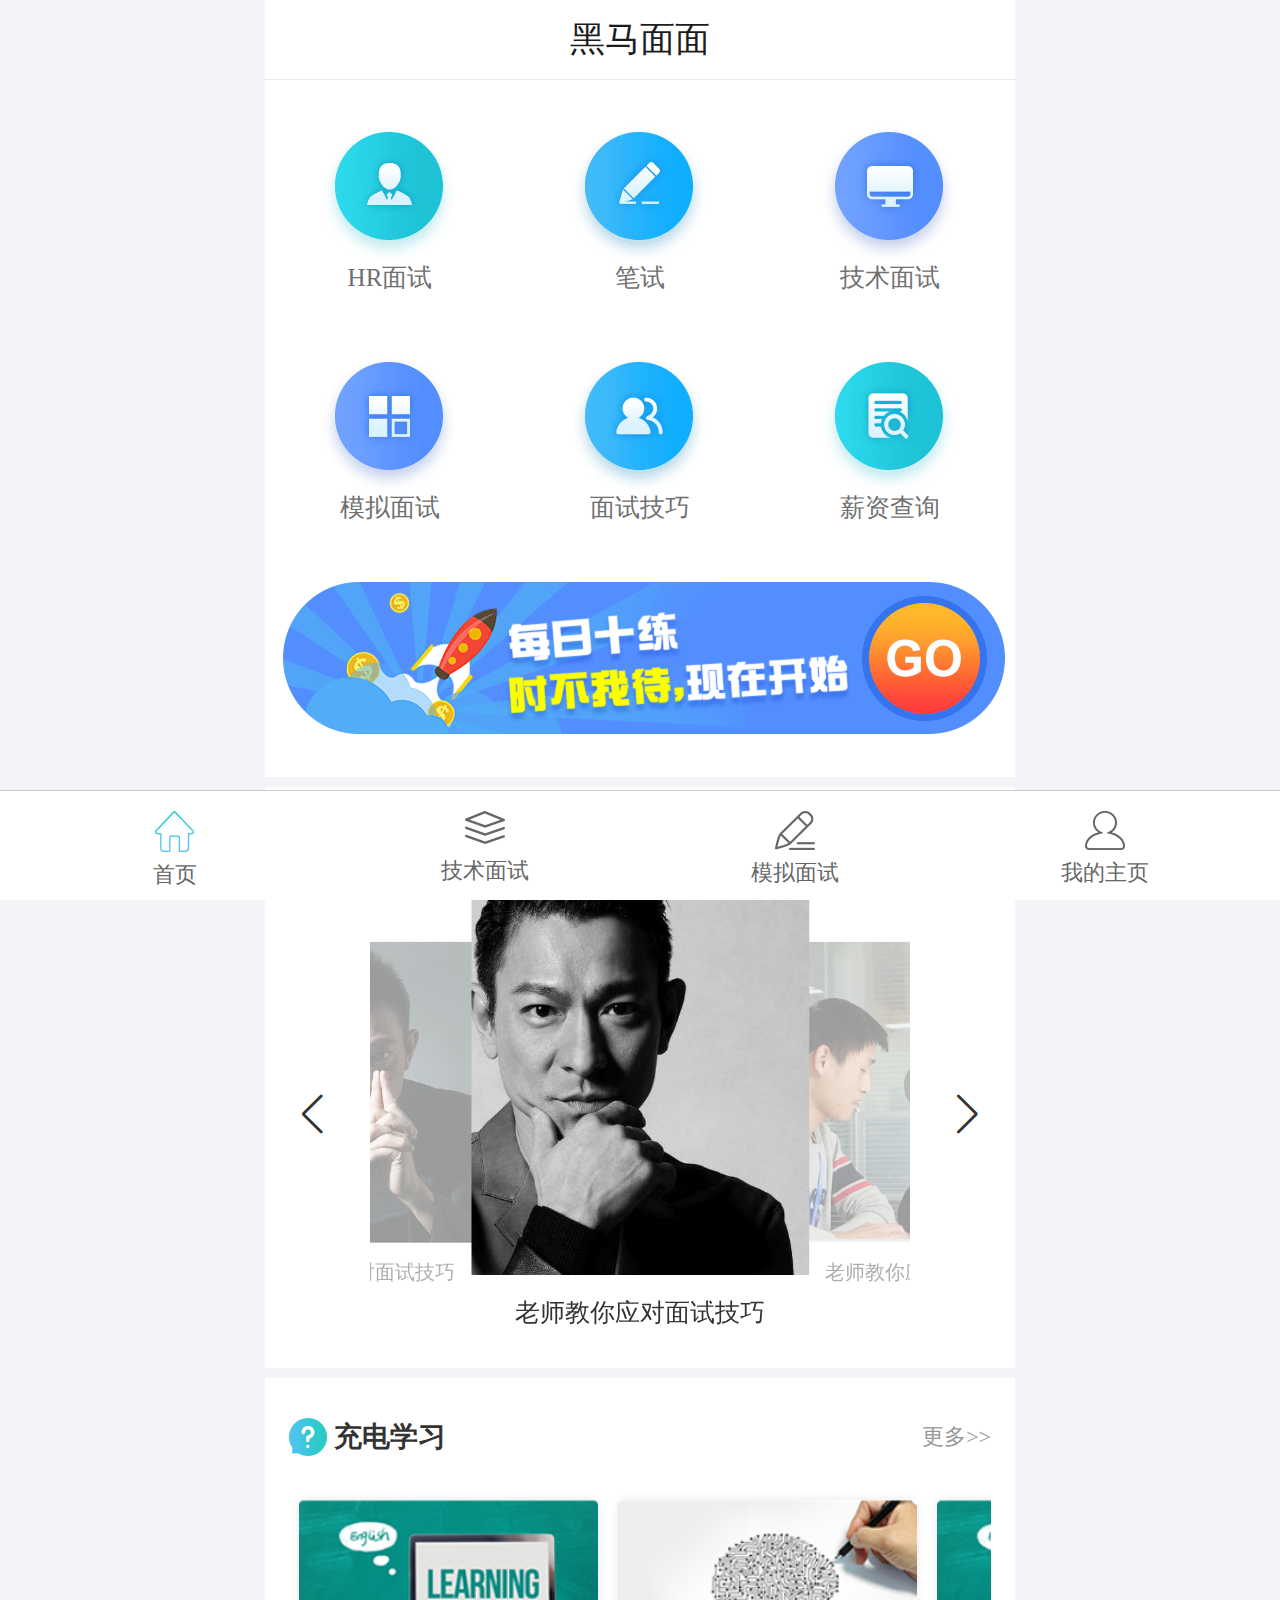
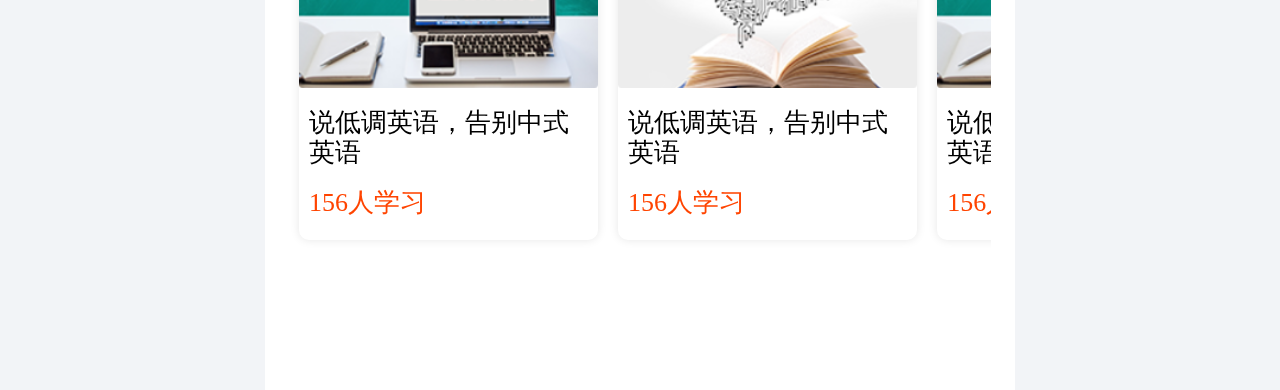
<file: heimamm/index.html>
<!DOCTYPE html>
<html lang="en">

<head>
    <meta charset="UTF-8">
    <meta http-equiv="X-UA-Compatible" content="IE=edge">
    <meta name="viewport" content="width=device-width, initial-scale=1.0">
    <title>黑马面面</title>
    <link rel="stylesheet" href="css/normalize.css">
    <!-- 先引入css文件 放到自己css文件的上面 -->
    <link rel="stylesheet" href="css/swiper.min.css">
    <link rel="stylesheet" href="css/index.css">
</head>

<body>
    <section class="warp">
        <!-- 头部区域 -->
        <header class="header">黑马面面</header>
        <!-- 导航栏部分 -->
        <nav class="nav">
            <a href="#" class="item">
                <img src="icons/icon1.png" alt="">
                <span>HR面试</span>
            </a>
            <a href="#" class="item">
                <img src="icons/icon2.png" alt="">
                <span>笔试</span>
            </a>
            <a href="#" class="item">
                <img src="icons/icon3.png" alt="">
                <span>技术面试</span>
            </a>
            <a href="#" class="item">
                <img src="icons/icon4.png" alt="">
                <span>模拟面试</span>
            </a>
            <a href="#" class="item">
                <img src="icons/icon5.png" alt="">
                <span>面试技巧</span>
            </a>
            <a href="#" class="item">
                <img src="icons/icon6.png" alt="">
                <span>薪资查询</span>
            </a>
        </nav>
        <!-- go模块 -->
        <section class="go">
            <img src="images/go.png" alt="">
        </section>
    </section>
    <!-- 就业指导模块 -->
    <section class="content">
        <!-- 头部 -->
        <div class="con-hd">
            <h4>
                <span class="icon"><img src="icons/i2.png" alt=""></span>
                就业指导
            </h4>
            <a href="#" class="more">更多>></a>
        </div>
        <!-- 旋转木马轮播图模块 -->
        <div class="get_job_focus">
            <!-- Swiper -->
            <div class="swiper-container">
                <div class="swiper-wrapper">
                    <div class="swiper-slide">
                        <a href="#"><img src="./images/ldh.jpg" alt=""></a>
                        <p>老师教你应对面试技巧</p>
                    </div>
                    <div class="swiper-slide">
                        <a href="#"><img src="./images/pic.png" alt=""></a>
                        <p>老师教你应对面试技巧</p>
                    </div>
                    <div class="swiper-slide">
                        <a href="#"><img src="./images/3.jpg" alt=""></a>
                        <p>老师教你应对面试技巧</p>
                    </div>
                </div>

            </div>
            <!-- Add Arrows 根据需求这个代码放到 container外面 添加左右箭头 -->
            <div class="swiper-button-next"></div>
            <div class="swiper-button-prev"></div>
        </div>
    </section>
    <!-- 充电学习模块 -->
    <section class="content study_con">
        <!-- 头部 -->
        <div class="con-hd">
            <h4>
                <span class="icon"><img src="icons/i2.png" alt=""></span>
                充电学习
            </h4>
            <a href="#" class="more">更多>></a>
        </div>
        <!-- 学习模块轮播图模块 -->
        <div class="study">
            <!-- Swiper -->
            <div class="swiper mySwiper">
                <div class="swiper-wrapper">
                    <div class="swiper-slide">
                        <img src="./images/pic1.png" alt="">
                        <h5>说低调英语，告别中式英语</h5>
                        <p>156人学习</p>
                    </div>
                    <div class="swiper-slide">
                        <img src="./images/pic2.png" alt="">
                        <h5>说低调英语，告别中式英语</h5>
                        <p>156人学习</p>
                    </div>
                    <div class="swiper-slide">
                        <img src="./images/pic1.png" alt="">
                        <h5>说低调英语，告别中式英语</h5>
                        <p>156人学习</p>
                    </div>
                    <div class="swiper-slide">
                        <img src="./images/pic1.png" alt="">
                        <h5>说低调英语，告别中式英语</h5>
                        <p>156人学习</p>
                    </div>
                </div>
                <div class="swiper-pagination"></div>
            </div>
        </div>
    </section>
    <footer class="footer">
        <a href="#" class="item">
            <img src="./icons/home.png" class="icon1" alt="">
            <span>首页</span>
        </a>
        <a href="#" class="item">
            <img src="./icons/net.png" class="icon2" alt="">
            <span>技术面试</span>
        </a>
        <a href="#" class="item">
            <img src="./icons/ms.png" class="icon3" alt="">
            <span>模拟面试</span>
        </a>
        <a href="#" class="item">
            <img src="./icons/user.png" class="icon4" alt="">
            <span>我的主页</span>
        </a>
    </footer>
    <script src="js/flexible.js"></script>
    <!-- 比如引入js文件 -->
    <script src="js/swiper.min.js"></script>
    <script>
        // 第一个函数里面是 就业指导轮播图
        (function () {
            var swiper = new Swiper('.swiper-container', {
                // 能够显示的 slider的个数
                slidesPerView: 2,
                // 每一个slide之间的距离
                spaceBetween: 30,
                centeredSlides: true,
                loop: true,
                // 添加我们的左右箭头
                navigation: {
                    nextEl: ".swiper-button-next",
                    prevEl: ".swiper-button-prev",
                },
            });
        })();
        // 第二个函数轮播图
        (function () {
            var swiper = new Swiper(".mySwiper", {
                // 我们可以可以看看到的是 2个半
                slidesPerView: 2.2,
                // 每一个slide之间的距离
                spaceBetween: 20,
            });
        }());
    </script>
</body>

</html>
</file>
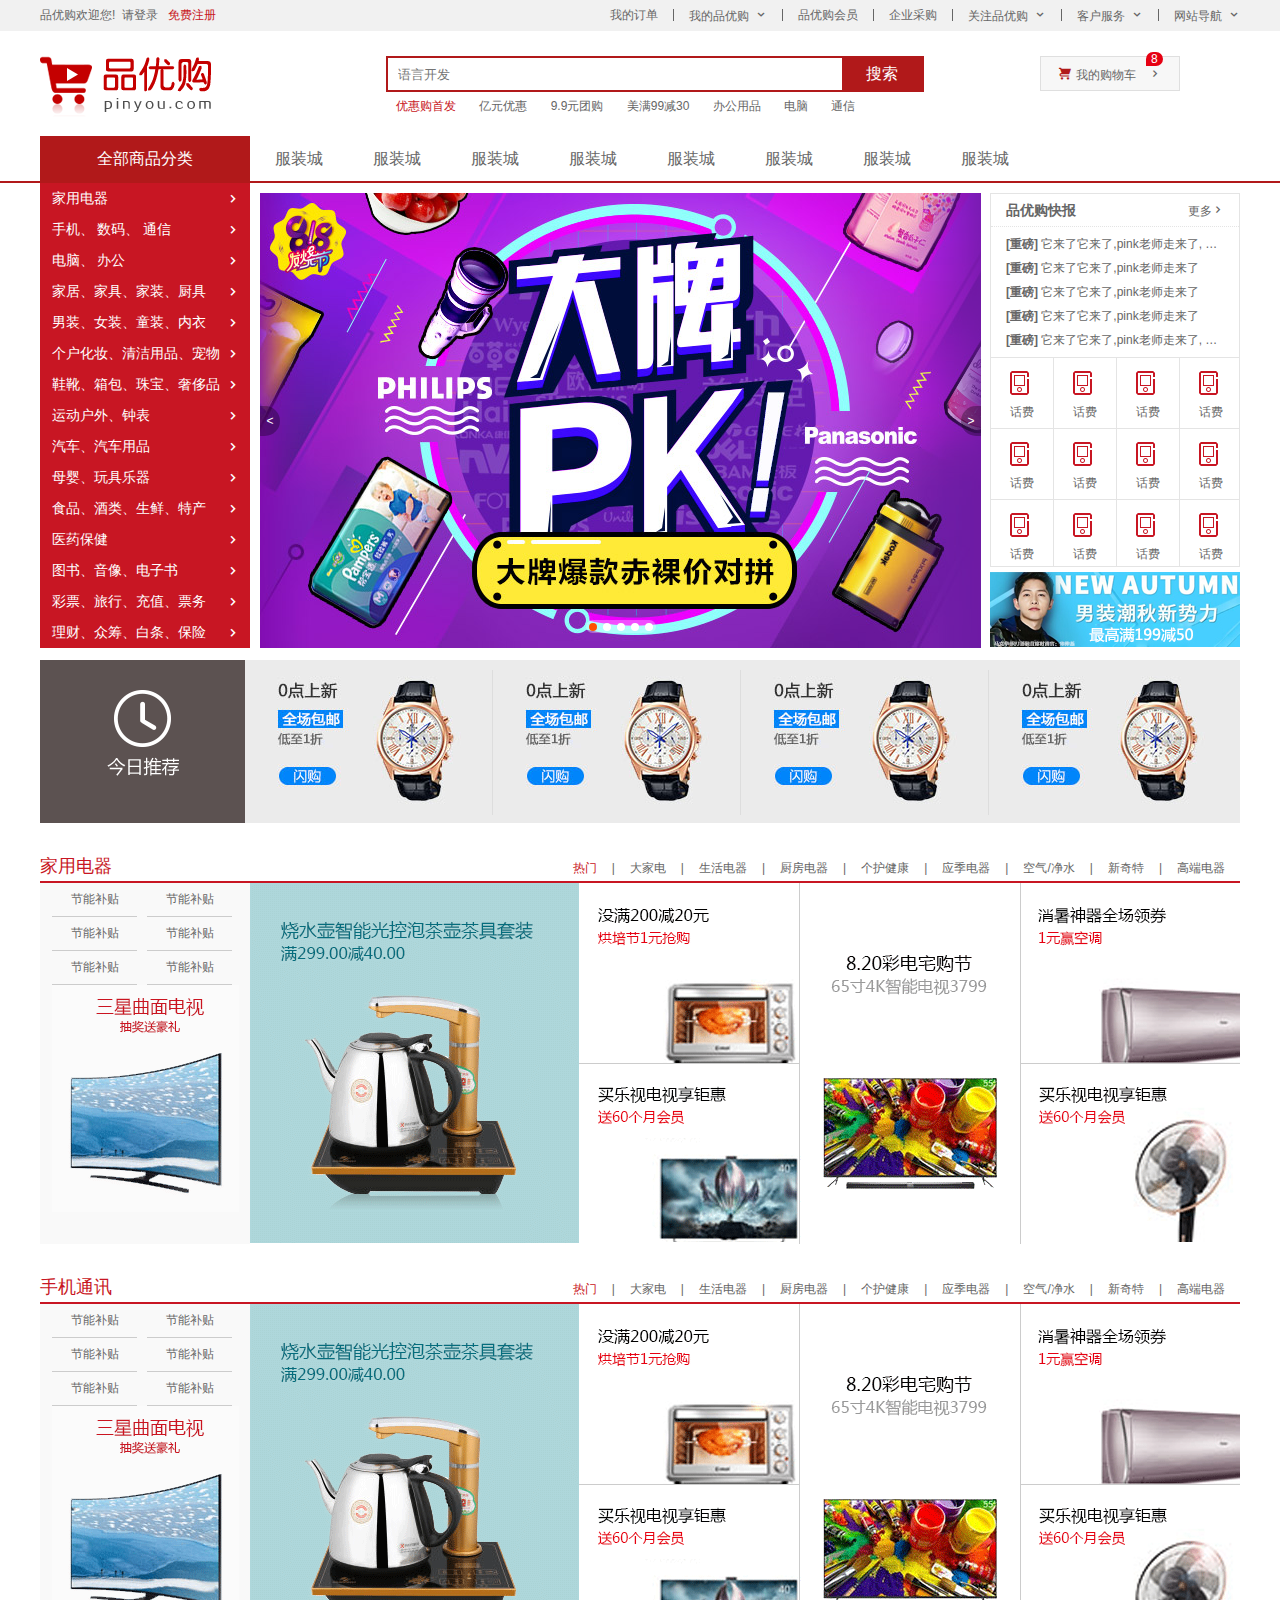
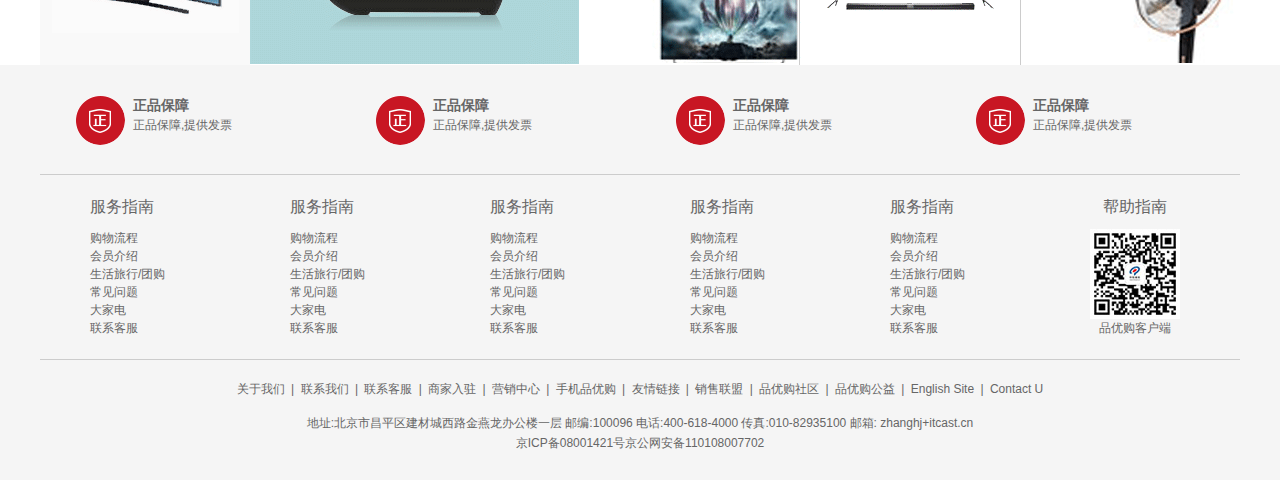
<file: 品优购/index.html>
<!DOCTYPE html>
<html lang="ch-CN">

<head>
    <meta charset="UTF-8">
    <meta http-equiv="X-UA-Compatible" content="IE=edge">
    <meta name="viewport" content="width=device-width, initial-scale=1.0">
    <title>品优购商城-综合网购首选-正品低价、品质保障、配送及时、轻松购物!</title>
    <!-- 网站说明 -->
    <meta name="description"
        content="品优购商城-专业的综合网上购物商城,销售家电、数码通讯、电脑、家居百货、服装服饰、母婴、图书、食品等数万个品牌优质商品.便捷、诚信的服务,为您提供愉悦的网上购物体验!" />
    <!-- 关键字 -->
    <meta name="keywords" content="网上购物,网上商城,手机,笔记本,电脑,MP3,CD,VCD,DV,相机,数码,配件,手表,存储卡,京东" />

    <!-- 引入favicon图标 -->
    <link rel="shortcut icon" href="favicon.ico" />
    <!-- 引入我们初始化样式文件 -->
    <link rel="stylesheet" href="css/base.css">
    <!-- 引入我们公共的样式文件 -->
    <link rel="stylesheet" href="css/commom.css">
    <!-- 引入我们index.css 文件 -->
    <link rel="stylesheet" href="css/index.css">
</head>

<body>
    <!-- 快捷导航模块 start -->
    <section class="shortcut">
        <div class="w">
            <div class="fl">
                <ul>
                    <li>品优购欢迎您! &nbsp;</li>
                    <li>
                        <a href="#">请登录</a> &nbsp; <a href="register.html" class="style_red">免费注册</a>
                    </li>
                </ul>
            </div>
            <div class="fr">
                <ul>
                    <li>我的订单</li>
                    <li></li>
                    <li class="arrow-icon">我的品优购</li>
                    <li></li>
                    <li>品优购会员</li>
                    <li></li>
                    <li>企业采购</li>
                    <li></li>
                    <li class="arrow-icon">关注品优购</li>
                    <li></li>
                    <li class="arrow-icon">客户服务</li>
                    <li></li>
                    <li class="arrow-icon">网站导航</li>
                </ul>
            </div>
        </div>
    </section>
    <!-- 快捷导航模块 end -->
    <!-- header头部模块制作 start -->
    <header class="header w">
        <!-- logo模块 -->
        <div class="logo">
            <h1>
                <a href="index.html" title="品优购商城">品优购商城</a>
            </h1>
        </div>
        <!-- search搜索模块 -->
        <div class="search">
            <input type="search" name="" id="" placeholder="语言开发">
            <button>搜索</button>
        </div>
        <!-- hotwords模块制作 -->
        <div class="hotwords">
            <a href="#" class="style_red">优惠购首发</a>
            <a href="#">亿元优惠</a>
            <a href="#">9.9元团购</a>
            <a href="#">美满99减30</a>
            <a href="#">办公用品</a>
            <a href="#">电脑</a>
            <a href="#">通信</a>
        </div>
        <!-- 购物车模块 -->
        <div class="shopcar">我的购物车
            <i class="count">8</i>
        </div>
    </header>
    <!-- header头部模块制作 end -->
    <!-- nav模块制作 start -->
    <nav class="nav">
        <div class="w">
            <div class="dropdown">
                <div class="dt">全部商品分类</div>
                <div class="dd">
                    <ul>
                        <li><a href="#">家用电器</a> </li>
                        <li><a href="list.html">手机、</a> <a href="#">数码、</a> <a href="#">通信<a></li>
                        <li><a href="#">电脑、</a> <a href="#">办公</a></li>
                        <li><a href="#">家居、家具、家装、厨具</a> </li>
                        <li><a href="#">男装、女装、童装、内衣</a> </li>
                        <li><a href="#">个户化妆、清洁用品、宠物</a> </li>
                        <li><a href="#">鞋靴、箱包、珠宝、奢侈品</a> </li>
                        <li><a href="#">运动户外、钟表</a> </li>
                        <li><a href="#">汽车、汽车用品</a> </li>
                        <li><a href="#">母婴、玩具乐器</a> </li>
                        <li><a href="#">食品、酒类、生鲜、特产</a> </li>
                        <li><a href="#">医药保健</a> </li>
                        <li><a href="#">图书、音像、电子书</a> </li>
                        <li><a href="#">彩票、旅行、充值、票务</a> </li>
                        <li><a href="#">理财、众筹、白条、保险</a> </li>
                    </ul>
                </div>
            </div>
            <div class="navitems">
                <ul>
                    <li><a href="#">服装城</a></li>
                    <li><a href="#">服装城</a></li>
                    <li><a href="#">服装城</a></li>
                    <li><a href="#">服装城</a></li>
                    <li><a href="#">服装城</a></li>
                    <li><a href="#">服装城</a></li>
                    <li><a href="#">服装城</a></li>
                    <li><a href="#">服装城</a></li>
                </ul>
            </div>
        </div>
    </nav>
    <!-- nav模块制作 end -->
    <!-- 首页专有的模块 main  start -->
    <div class="w">
        <div class="main">
            <div class="focus">
                <ul>
                    <li>
                        <img src="upload/focus1.png" alt="">
                    </li>
                </ul>
                <!-- 左侧按钮箭头 -->
                <a href="#" class="prev"> &lt; </a>
                <!-- 右侧按钮箭头 -->
                <a href="#" class="next"> &gt; </a>
                <!-- 小圆点 -->
                <ul class="focus-nav">
                    <li class="selected"></li>
                    <li></li>
                    <li></li>
                    <li></li>
                    <li></li>
                </ul>
            </div>
            <div class="newsflash">
                <div class="news">
                    <div class="news-hd">
                        <h5>品优购快报</h5>
                        <a href="#" class="more">更多</a>
                    </div>
                    <div class="news-bd">
                        <ul>
                            <li><a href="#"><strong>[重磅]</strong> 它来了它来了,pink老师走来了, 它是谁?</a></li>
                            <li><a href="#"><strong>[重磅]</strong> 它来了它来了,pink老师走来了</a></li>
                            <li><a href="#"><strong>[重磅]</strong> 它来了它来了,pink老师走来了</a></li>
                            <li><a href="#"><strong>[重磅]</strong> 它来了它来了,pink老师走来了</a></li>
                            <li><a href="#"><strong>[重磅]</strong> 它来了它来了,pink老师走来了, 它是谁?</a></li>
                        </ul>
                    </div>
                </div>
                <div class="lifeservice">
                    <ul>
                        <li>
                            <i></i>
                            <p>话费</p>
                        </li>
                        <li class="xiaotubiao">
                            <i></i>
                            <p>话费</p>
                        </li>
                        <li>
                            <i></i>
                            <p>话费</p>
                        </li>
                        <li>
                            <i></i>
                            <p>话费</p>
                        </li>
                        <li>
                            <i></i>
                            <p>话费</p>
                        </li>
                        <li>
                            <i></i>
                            <p>话费</p>
                        </li>
                        <li>
                            <i></i>
                            <p>话费</p>
                        </li>
                        <li>
                            <i></i>
                            <p>话费</p>
                        </li>
                        <li>
                            <i></i>
                            <p>话费</p>
                        </li>
                        <li>
                            <i></i>
                            <p>话费</p>
                        </li>
                        <li>
                            <i></i>
                            <p>话费</p>
                        </li>
                        <li>
                            <i></i>
                            <p>话费</p>
                        </li>
                    </ul>
                </div>
                <div class="bargain">
                    <img src="upload/bargain.png" alt="">
                </div>
            </div>
        </div>
    </div>
    <!-- 首页专有的模块 main  end -->
    <!-- 推荐模块 start-->
    <div class="w recom">
        <div class="recom_hd">
            <img src="images/recom.png" alt="">
        </div>
        <div class="recom_bd">
            <ul>
                <li><img src="upload/recom_03.jpg" alt=""></li>
                <li><img src="upload/recom_03.jpg" alt=""></li>
                <li><img src="upload/recom_03.jpg" alt=""></li>
                <li><img src="upload/recom_03.jpg" alt=""></li>
            </ul>
        </div>
    </div>
    <!-- 推荐模块 end-->
    <!-- 楼层区域制作  start -->
    <div class="floor">
        <!-- 1楼家用电器楼层 -->
        <div class="w jiadian">
            <div class="box_hd">
                <h3>家用电器</h3>
                <div class="tab_list">
                    <ul>
                        <li><a href="#" class="style_red">热门</a>|</li>
                        <li><a href="#">大家电</a>| </li>
                        <li><a href="#">生活电器</a>|</li>
                        <li><a href="#">厨房电器</a>|</li>
                        <li><a href="#">个护健康</a>|</li>
                        <li><a href="#">应季电器</a>|</li>
                        <li><a href="#">空气/净水</a>|</li>
                        <li><a href="#">新奇特</a>|</li>
                        <li><a href="#">高端电器</a></li>
                        
                    </ul>
                </div>
            </div>
            <div class="box_bd">
                <div class="tab_content">
                    <div class="tab_list_item">
                        <div class="col_210">
                            <ul>
                                <li><a href="#">节能补贴</a></li>
                                <li><a href="#">节能补贴</a></li>
                                <li><a href="#">节能补贴</a></li>
                                <li><a href="#">节能补贴</a></li>
                                <li><a href="#">节能补贴</a></li>
                                <li><a href="#">节能补贴</a></li>
                            </ul>
                            <a href="#">
                                <img src="upload/floor-1-1.png" alt="">
                            </a>
                        </div>
                        <div class="col_329">
                            <a href="#">
                                <img src="upload/floor-1-b01.png" alt="">
                            </a>
                        </div>
                        <div class="col_221">
                            <a href="#" class="bb"><img src="upload/floor-1-2.png" alt=""></a>
                            <a href="#"><img src="upload/floor-1-3.png" alt=""></a>
                        </div>
                        <div class="col_221">
                            <a href="#">
                                <img src="upload/floor-1-4.png" alt="">
                            </a>
                        </div>
                        <div class="col_219">
                            <a href="#" class="bb"><img src="upload/floor-1-5.png" alt=""></a>
                            <a href="#"><img src="upload/floor-1-6.png" alt=""></a>
                        </div>
                    </div>
                </div>
            </div>
        </div>
        <!-- 2楼手机楼层 -->
        <div class="w shouji">
            <div class="box_hd">
                <h3>手机通讯</h3>
                <div class="tab_list">
                    <ul>
                        <li><a href="#" class="style_red">热门</a>|</li>
                        <li><a href="#">大家电</a>| </li>
                        <li><a href="#">生活电器</a>|</li>
                        <li><a href="#">厨房电器</a>|</li>
                        <li><a href="#">个护健康</a>|</li>
                        <li><a href="#">应季电器</a>|</li>
                        <li><a href="#">空气/净水</a>|</li>
                        <li><a href="#">新奇特</a>|</li>
                        <li><a href="#">高端电器</a></li>
                        
                    </ul>
                </div>
            </div>
            <div class="box_bd">
                <div class="tab_content">
                    <div class="tab_list_item">
                        <div class="col_210">
                            <ul>
                                <li><a href="#">节能补贴</a></li>
                                <li><a href="#">节能补贴</a></li>
                                <li><a href="#">节能补贴</a></li>
                                <li><a href="#">节能补贴</a></li>
                                <li><a href="#">节能补贴</a></li>
                                <li><a href="#">节能补贴</a></li>
                            </ul>
                            <a href="#">
                                <img src="upload/floor-1-1.png" alt="">
                            </a>
                        </div>
                        <div class="col_329">
                            <a href="#">
                                <img src="upload/floor-1-b01.png" alt="">
                            </a>
                        </div>
                        <div class="col_221">
                            <a href="#" class="bb"><img src="upload/floor-1-2.png" alt=""></a>
                            <a href="#"><img src="upload/floor-1-3.png" alt=""></a>
                        </div>
                        <div class="col_221">
                            <a href="#">
                                <img src="upload/floor-1-4.png" alt="">
                            </a>
                        </div>
                        <div class="col_219">
                            <a href="#" class="bb"><img src="upload/floor-1-5.png" alt=""></a>
                            <a href="#"><img src="upload/floor-1-6.png" alt=""></a>
                        </div>
                    </div>
                </div>
            </div>
        </div>
    </div>
    <!-- 楼层区域制作  end -->
    <!-- 底部模块的制作 start -->
    <footer class="footer">
        <div class="w">
            <div class="mod_service">
                <ul>
                    <li>
                        <h5></h5>
                        <div class="service_text">
                            <h4>正品保障</h4>
                            <p>正品保障,提供发票</p>
                        </div>
                    </li>
                    <li>
                        <h5></h5>
                        <div class="service_text">
                            <h4>正品保障</h4>
                            <p>正品保障,提供发票</p>
                        </div>
                    </li>
                    <li>
                        <h5></h5>
                        <div class="service_text">
                            <h4>正品保障</h4>
                            <p>正品保障,提供发票</p>
                        </div>
                    </li>
                    <li>
                        <h5></h5>
                        <div class="service_text">
                            <h4>正品保障</h4>
                            <p>正品保障,提供发票</p>
                        </div>
                    </li>
                </ul>
            </div>
            <div class="mod_help">
                <dl>
                    <dt>服务指南</dt>
                    <dd><a href="#">购物流程</a></dd>
                    <dd><a href="#">会员介绍</a></dd>
                    <dd><a href="#">生活旅行/团购</a></dd>
                    <dd><a href="#">常见问题</a></dd>
                    <dd><a href="#">大家电</a></dd>
                    <dd><a href="#">联系客服</a></dd>
                </dl>
                <dl>
                    <dt>服务指南</dt>
                    <dd><a href="#">购物流程</a></dd>
                    <dd><a href="#">会员介绍</a></dd>
                    <dd><a href="#">生活旅行/团购</a></dd>
                    <dd><a href="#">常见问题</a></dd>
                    <dd><a href="#">大家电</a></dd>
                    <dd><a href="#">联系客服</a></dd>
                </dl>
                <dl>
                    <dt>服务指南</dt>
                    <dd><a href="#">购物流程</a></dd>
                    <dd><a href="#">会员介绍</a></dd>
                    <dd><a href="#">生活旅行/团购</a></dd>
                    <dd><a href="#">常见问题</a></dd>
                    <dd><a href="#">大家电</a></dd>
                    <dd><a href="#">联系客服</a></dd>
                </dl>
                <dl>
                    <dt>服务指南</dt>
                    <dd><a href="#">购物流程</a></dd>
                    <dd><a href="#">会员介绍</a></dd>
                    <dd><a href="#">生活旅行/团购</a></dd>
                    <dd><a href="#">常见问题</a></dd>
                    <dd><a href="#">大家电</a></dd>
                    <dd><a href="#">联系客服</a></dd>
                </dl>
                <dl>
                    <dt>服务指南</dt>
                    <dd><a href="#">购物流程</a></dd>
                    <dd><a href="#">会员介绍</a></dd>
                    <dd><a href="#">生活旅行/团购</a></dd>
                    <dd><a href="#">常见问题</a></dd>
                    <dd><a href="#">大家电</a></dd>
                    <dd><a href="#">联系客服</a></dd>
                </dl>
                <dl>
                    <dt>帮助指南</dt>
                    <dd>
                        <img src="images/wx_cz.jpg" alt="">
                        品优购客户端
                    </dd>
                </dl>
            </div>
            <div class="mod_copyright">
                <div class="links">
                    <a href="#">关于我们</a> | <a href="#">联系我们</a> | <a href="#">联系客服</a> | <a href="#">商家入驻</a> | <a
                        href="#">营销中心</a> | <a href="#">手机品优购</a> | <a href="#">友情链接</a> | <a href="#">销售联盟</a> | <a
                        href="#">品优购社区</a> | <a href="#">品优购公益</a> | <a href="#">English Site</a> | <a href="#">Contact
                        U</a>
                </div>
                <div class="copyright">
                    地址:北京市昌平区建材城西路金燕龙办公楼一层 邮编:100096 电话:400-618-4000 传真:010-82935100 邮箱: zhanghj+itcast.cn <br>
                    京ICP备08001421号京公网安备110108007702
                </div>
            </div>
        </div>
    </footer>
    <!-- 底部模块的制作 end -->
</body>

</html>
</file>
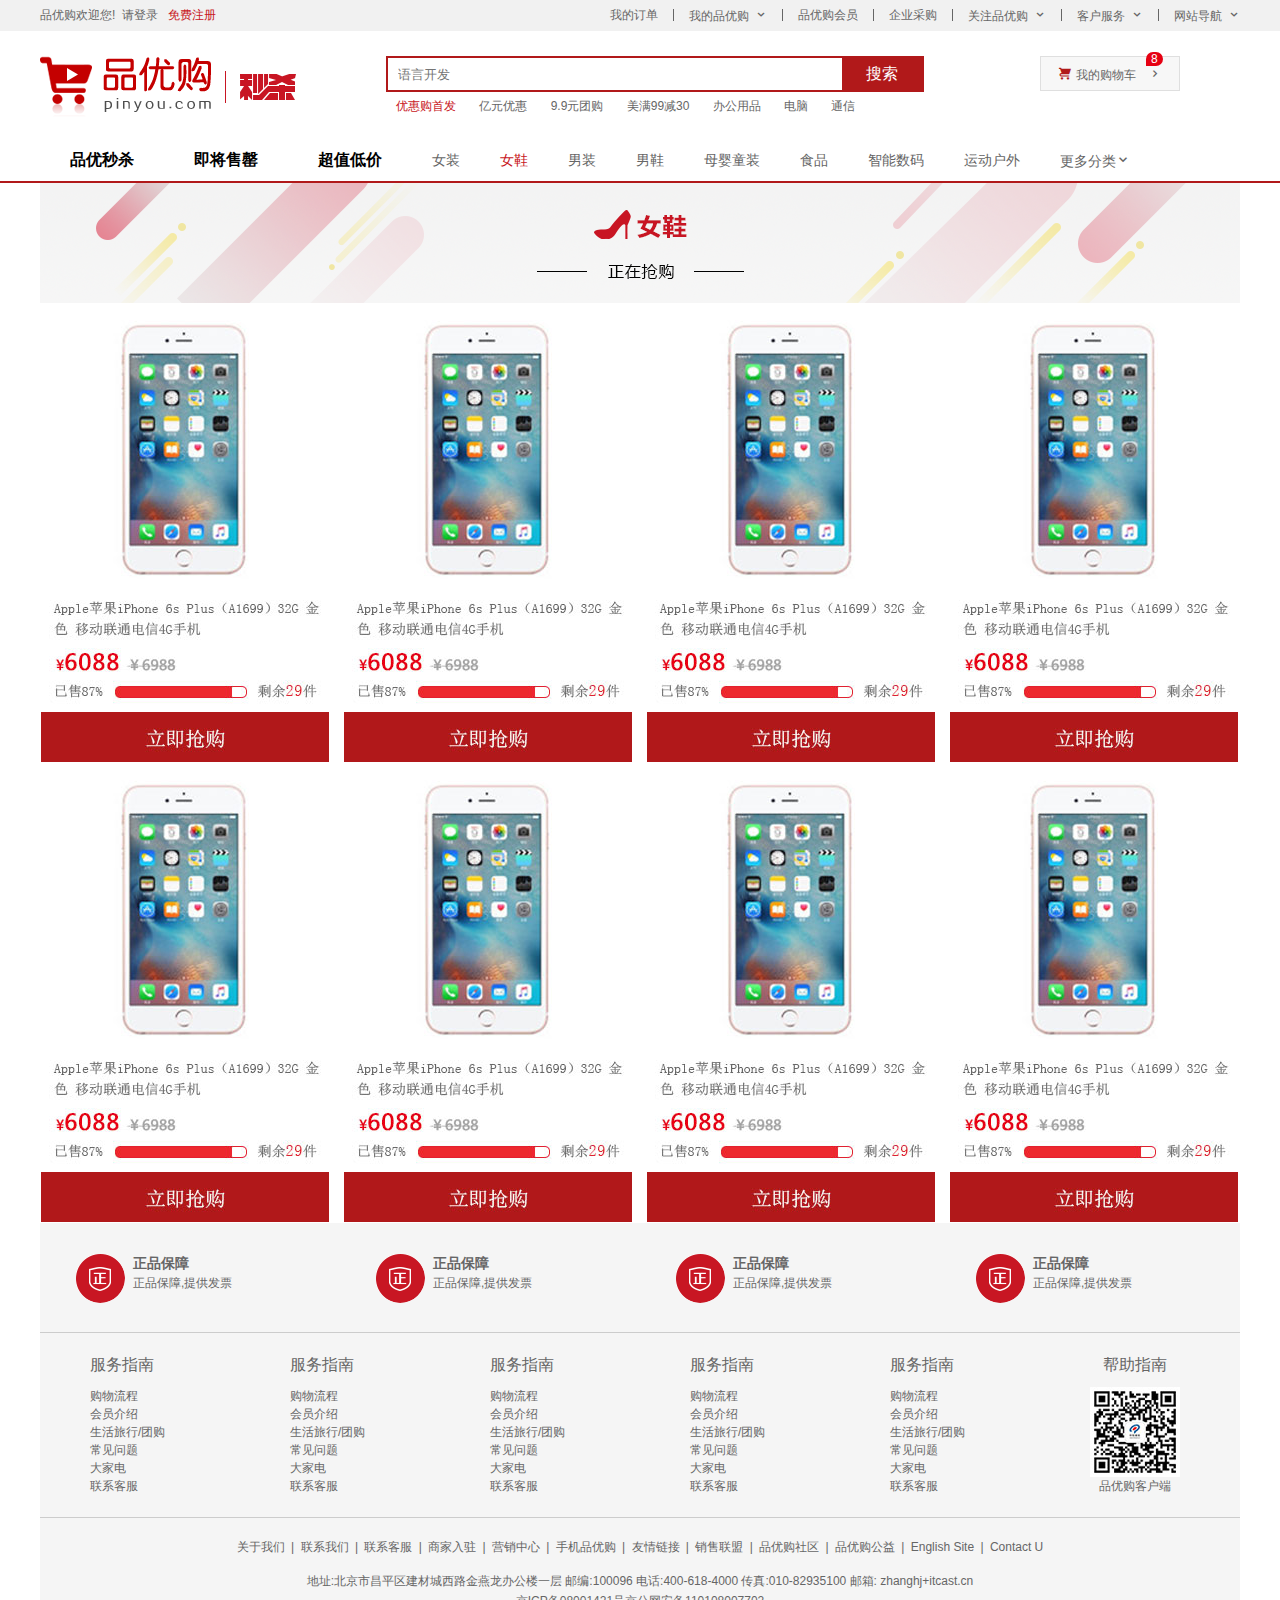
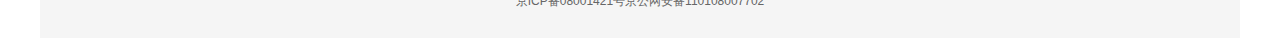
<file: 品优购/list.html>
<!DOCTYPE html>
<html lang="en">

<head>
    <meta charset="UTF-8">
    <meta http-equiv="X-UA-Compatible" content="IE=edge">
    <meta name="viewport" content="width=device-width, initial-scale=1.0">
    <title>列表页-综合网购首选-正品低价、品质保障、配送及时、轻松购物!</title>
    <!-- 网站说明 -->
    <meta name="description"
        content="品优购商城-专业的综合网上购物商城,销售家电、数码通讯、电脑、家居百货、服装服饰、母婴、图书、食品等数万个品牌优质商品.便捷、诚信的服务,为您提供愉悦的网上购物体验!" />
    <!-- 关键字 -->
    <meta name="keywords" content="网上购物,网上商城,手机,笔记本,电脑,MP3,CD,VCD,DV,相机,数码,配件,手表,存储卡,京东" />
    <!-- 引入favicon图标 -->
    <link rel="shortcut icon" href="favicon.ico" />
    <!-- 引入我们初始化样式文件 -->
    <link rel="stylesheet" href="css/base.css">
    <!-- 引入我们公共的样式文件 -->
    <link rel="stylesheet" href="css/commom.css">
    <!-- 引入我们列表页的css文件 -->
    <link rel="stylesheet" href="css/list.css">
</head>

<body>
    <!-- 快捷导航模块 start -->
    <section class="shortcut">
        <div class="w">
            <div class="fl">
                <ul>
                    <li>品优购欢迎您! &nbsp;</li>
                    <li>
                        <a href="#">请登录</a> &nbsp; <a href="#" class="style_red">免费注册</a>
                    </li>
                </ul>
            </div>
            <div class="fr">
                <ul>
                    <li>我的订单</li>
                    <li></li>
                    <li class="arrow-icon">我的品优购</li>
                    <li></li>
                    <li>品优购会员</li>
                    <li></li>
                    <li>企业采购</li>
                    <li></li>
                    <li class="arrow-icon">关注品优购</li>
                    <li></li>
                    <li class="arrow-icon">客户服务</li>
                    <li></li>
                    <li class="arrow-icon">网站导航</li>
                </ul>
            </div>
        </div>
    </section>
    <!-- 快捷导航模块 end -->
    <!-- header头部模块制作 start -->
    <header class="header w">
        <!-- logo模块 -->
        <div class="logo">
            <h1>
                <a href="index.html" title="品优购商城">品优购商城</a>
            </h1>
        </div>
        <!-- 列表页的秒杀模块 -->
        <div class="sk">
            <img src="images/sk.png" alt="">
        </div>
        <!-- search搜索模块 -->
        <div class="search">
            <input type="search" name="" id="" placeholder="语言开发">
            <button>搜索</button>
        </div>
        <!-- hotwords模块制作 -->
        <div class="hotwords">
            <a href="#" class="style_red">优惠购首发</a>
            <a href="#">亿元优惠</a>
            <a href="#">9.9元团购</a>
            <a href="#">美满99减30</a>
            <a href="#">办公用品</a>
            <a href="#">电脑</a>
            <a href="#">通信</a>
        </div>
        <!-- 购物车模块 -->
        <div class="shopcar">我的购物车
            <i class="count">8</i>
        </div>
    </header>
    <!-- header头部模块制作 end -->
    <!-- nav模块制作 start -->
    <nav class="nav">
        <div class="w">
            <div class="sk_list">
                <ul>
                    <li><a href="#">品优秒杀</a></li>
                    <li><a href="#">即将售罄</a></li>
                    <li><a href="#">超值低价</a></li>
                </ul>
            </div>
            <div class="sk_con">
                <ul>
                    <li><a href="#">女装</a></li>
                    <li><a href="#" class="style_red">女鞋</a></li>
                    <li><a href="#">男装</a></li>
                    <li><a href="#">男鞋</a></li>
                    <li><a href="#">母婴童装</a></li>
                    <li><a href="#">食品</a></li>
                    <li><a href="#">智能数码</a></li>
                    <li><a href="#">运动户外</a></li>
                    <li><a href="#">更多分类</a></li>
                </ul>
            </div>
        </div>
    </nav>
    <!-- 列表页主体部分 start -->
    <div class="w sk_container">
        <div class="sk_hd">
            <img src="upload/bg_03.png" alt="">
        </div>
        <div class="sk_bd">
            <ul class="clearfix">
                <li><img src="upload/list.jpg" alt=""></li>
                <li><img src="upload/list.jpg" alt=""></li>
                <li><img src="upload/list.jpg" alt=""></li>
                <li><img src="upload/list.jpg" alt=""></li>
                <li><img src="upload/list.jpg" alt=""></li>
                <li><img src="upload/list.jpg" alt=""></li>
                <li><img src="upload/list.jpg" alt=""></li>
                <li><img src="upload/list.jpg" alt=""></li>
            </ul>
        </div>
        <!-- 列表页主体部分 end -->
        <!-- nav模块制作 end -->
        <!-- 底部模块的制作 start -->
        <footer class="footer">
            <div class="w">
                <div class="mod_service">
                    <ul>
                        <li>
                            <h5></h5>
                            <div class="service_text">
                                <h4>正品保障</h4>
                                <p>正品保障,提供发票</p>
                            </div>
                        </li>
                        <li>
                            <h5></h5>
                            <div class="service_text">
                                <h4>正品保障</h4>
                                <p>正品保障,提供发票</p>
                            </div>
                        </li>
                        <li>
                            <h5></h5>
                            <div class="service_text">
                                <h4>正品保障</h4>
                                <p>正品保障,提供发票</p>
                            </div>
                        </li>
                        <li>
                            <h5></h5>
                            <div class="service_text">
                                <h4>正品保障</h4>
                                <p>正品保障,提供发票</p>
                            </div>
                        </li>
                    </ul>
                </div>
                <div class="mod_help">
                    <dl>
                        <dt>服务指南</dt>
                        <dd><a href="#">购物流程</a></dd>
                        <dd><a href="#">会员介绍</a></dd>
                        <dd><a href="#">生活旅行/团购</a></dd>
                        <dd><a href="#">常见问题</a></dd>
                        <dd><a href="#">大家电</a></dd>
                        <dd><a href="#">联系客服</a></dd>
                    </dl>
                    <dl>
                        <dt>服务指南</dt>
                        <dd><a href="#">购物流程</a></dd>
                        <dd><a href="#">会员介绍</a></dd>
                        <dd><a href="#">生活旅行/团购</a></dd>
                        <dd><a href="#">常见问题</a></dd>
                        <dd><a href="#">大家电</a></dd>
                        <dd><a href="#">联系客服</a></dd>
                    </dl>
                    <dl>
                        <dt>服务指南</dt>
                        <dd><a href="#">购物流程</a></dd>
                        <dd><a href="#">会员介绍</a></dd>
                        <dd><a href="#">生活旅行/团购</a></dd>
                        <dd><a href="#">常见问题</a></dd>
                        <dd><a href="#">大家电</a></dd>
                        <dd><a href="#">联系客服</a></dd>
                    </dl>
                    <dl>
                        <dt>服务指南</dt>
                        <dd><a href="#">购物流程</a></dd>
                        <dd><a href="#">会员介绍</a></dd>
                        <dd><a href="#">生活旅行/团购</a></dd>
                        <dd><a href="#">常见问题</a></dd>
                        <dd><a href="#">大家电</a></dd>
                        <dd><a href="#">联系客服</a></dd>
                    </dl>
                    <dl>
                        <dt>服务指南</dt>
                        <dd><a href="#">购物流程</a></dd>
                        <dd><a href="#">会员介绍</a></dd>
                        <dd><a href="#">生活旅行/团购</a></dd>
                        <dd><a href="#">常见问题</a></dd>
                        <dd><a href="#">大家电</a></dd>
                        <dd><a href="#">联系客服</a></dd>
                    </dl>
                    <dl>
                        <dt>帮助指南</dt>
                        <dd>
                            <img src="images/wx_cz.jpg" alt="">
                            品优购客户端
                        </dd>
                    </dl>
                </div>
                <div class="mod_copyright">
                    <div class="links">
                        <a href="#">关于我们</a> | <a href="#">联系我们</a> | <a href="#">联系客服</a> | <a href="#">商家入驻</a> | <a
                            href="#">营销中心</a> | <a href="#">手机品优购</a> | <a href="#">友情链接</a> | <a href="#">销售联盟</a> | <a
                            href="#">品优购社区</a> | <a href="#">品优购公益</a> | <a href="#">English Site</a> | <a
                            href="#">Contact
                            U</a>
                    </div>
                    <div class="copyright">
                        地址:北京市昌平区建材城西路金燕龙办公楼一层 邮编:100096 电话:400-618-4000 传真:010-82935100 邮箱: zhanghj+itcast.cn <br>
                        京ICP备08001421号京公网安备110108007702
                    </div>
                </div>
            </div>
        </footer>
        <!-- 底部模块的制作 end -->
</body>

</html>
</file>
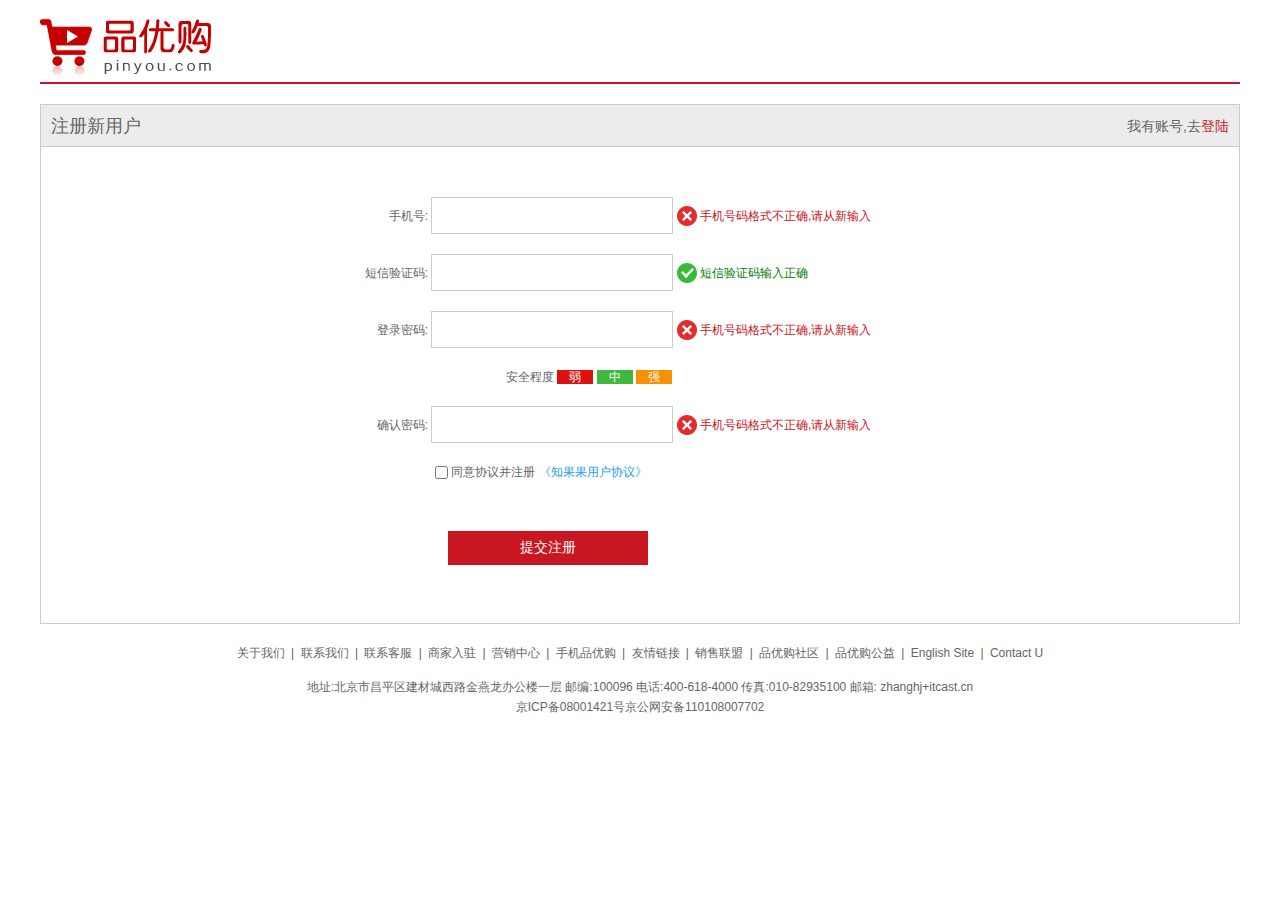
<file: 品优购/register.html>
<!DOCTYPE html>
<html lang="en">

<head>
    <meta charset="UTF-8">
    <meta http-equiv="X-UA-Compatible" content="IE=edge">
    <meta name="viewport" content="width=device-width, initial-scale=1.0">
    <title>个人注册</title>
    <!-- 引入favicon图标 -->
    <link rel="shortcut icon" href="favicon.ico" />
    <!-- 引入我们的初始化的css -->
    <link rel="stylesheet" href="css/base.css">
    <!-- 引入我们自己的注册页面的css -->
    <link rel="stylesheet" href="css/register.css">
</head>

<body>
    <div class="w">
        <header>
            <div class="logo">
                <a href="index.html"><img src="images/logo.png" alt=""></a>
            </div>
        </header>
        <div class="registerare">
            <h3>注册新用户
                <div class="login">我有账号,去<a href="#">登陆</a></div>
            </h3>
            <div class="reg_form">
               <form action="">
                <ul>
                    <li><label for="">手机号: </label> <input type="text" class="inp"> <span class="error"> <i
                                class="error_icon"></i>
                            手机号码格式不正确,请从新输入 </span></li>
                    <li><label for="">短信验证码: </label> <input type="text" class="inp"> <span class="success"> <i
                                class="success_icon"></i>
                            短信验证码输入正确</span></li>
                    <li><label for="">登录密码: </label> <input type="password" class="inp"> <span class="error"> <i
                                class="error_icon"></i>
                            手机号码格式不正确,请从新输入 </span></li>
                    <li class="safe">安全程度 <em class="ruo">弱</em> <em class="zhong">中</em> <em class="qiang">强</em> </li>
                    <li><label for="">确认密码: </label> <input type="password" class="inp"> <span class="error"> <i
                                class="error_icon"></i>
                            手机号码格式不正确,请从新输入 </span></li>
                    <li class="agree"><input type="checkbox" name="" id="">
                        同意协议并注册 <a href="#">《知果果用户协议》</a>
                    </li>
                    <li><input type="submit" value="提交注册" class="btn"></li>
                </ul>
               </form>
            </div>
        </div>
        <footer>
            <div class="mod_copyright">
                <div class="links">
                    <a href="#">关于我们</a> | <a href="#">联系我们</a> | <a href="#">联系客服</a> | <a href="#">商家入驻</a> | <a
                        href="#">营销中心</a> | <a href="#">手机品优购</a> | <a href="#">友情链接</a> | <a href="#">销售联盟</a> | <a
                        href="#">品优购社区</a> | <a href="#">品优购公益</a> | <a href="#">English Site</a> | <a href="#">Contact
                        U</a>
                </div>
                <div class="copyright">
                    地址:北京市昌平区建材城西路金燕龙办公楼一层 邮编:100096 电话:400-618-4000 传真:010-82935100 邮箱: zhanghj+itcast.cn <br>
                    京ICP备08001421号京公网安备110108007702
                </div>
            </div>
        </footer>
    </div>
</body>

</html>
</file>
<file: heimamm/css/index.css>
body {
  min-width: 320px;
  max-width: 750px;
  margin: 0 auto;
  background-color: #F2F4F7;
}
a {
  text-decoration: none;
  color: #707070;
}
@media screen and (min-width: 750px) {
  html {
    font-size: 37.5px !important;
  }
}
.warp {
  background-color: #fff;
  padding-bottom: 1.1467rem;
}
.header {
  height: 2.1333rem;
  line-height: 2.1333rem;
  border-bottom: 0.0267rem solid #EAEAEA;
  text-align: center;
  font-size: 0.9333rem;
  color: #1C1C1C;
}
.nav {
  display: flex;
  flex-wrap: wrap;
  padding: 1.2rem 0 1.6rem;
}
.nav .item {
  display: flex;
  width: 33.33%;
  flex-direction: column;
  align-items: center;
}
.nav .item img {
  width: 3.7067rem;
  height: 3.7067rem;
}
.nav .item span {
  font-size: 0.6667rem;
}
.nav .item:nth-child(-n+3) {
  margin-bottom: 1.6533rem;
}
.go {
  margin: 0 0.2667rem 0 0.48rem;
}
.content {
  padding: 1.0667rem 0.64rem;
  background-color: #fff;
  margin-top: 0.2667rem;
}
.content .con-hd {
  display: flex;
  height: 1.0133rem;
  line-height: 1.0133rem;
  justify-content: space-between;
  margin-bottom: 0.9067rem;
}
.content .con-hd h4 {
  margin: 0;
  font-size: 0.7467rem;
  color: #333333;
}
.content .con-hd h4 .icon {
  display: inline-block;
  width: 1.0133rem;
  height: 1.0133rem;
  vertical-align: bottom;
}
.content .con-hd .more {
  font-size: 0.5867rem;
  color: #999999;
}
.get_job_focus {
  position: relative;
}
.get_job_focus .swiper-container {
  width: 14.4rem;
  height: 100%;
}
.get_job_focus .swiper-slide {
  text-align: center;
  font-size: 18px;
  background: #fff;
  /* Center slide text vertically */
  display: -webkit-box;
  display: -ms-flexbox;
  display: -webkit-flex;
  display: flex;
  flex-direction: column;
  -webkit-box-pack: center;
  -ms-flex-pack: center;
  -webkit-justify-content: center;
  justify-content: center;
  -webkit-box-align: center;
  -ms-flex-align: center;
  -webkit-align-items: center;
  align-items: center;
  transition: 300ms;
  transform: scale(0.8);
  opacity: 0.4;
}
.get_job_focus .swiper-slide a {
  width: 9.0133rem;
  height: 10.0267rem;
}
.get_job_focus .swiper-slide a img {
  width: 100%;
  height: 100%;
}
.get_job_focus .swiper-slide p {
  width: 9.0133rem;
  font-size: 0.6667rem;
  margin-top: 0.64rem;
  color: #333333;
}
.get_job_focus .swiper-slide-active,
.get_job_focus .swiper-slide-duplicate-active {
  transform: scale(1);
  z-index: 999;
  opacity: 1;
}
.get_job_focus .swiper-button-next,
.get_job_focus .swiper-button-prev {
  outline: none;
}
.get_job_focus .swiper-button-next:after,
.get_job_focus .swiper-button-prev:after {
  font-size: 1.0667rem;
  color: #333333;
}
.study_con {
  padding-bottom: 3.7333rem;
}
.study {
  position: relative;
  overflow: hidden;
}
.study .mySwiper {
  padding: 0.2667rem;
}
.study .swiper-slide {
  font-size: 18px;
  background: #fff;
  width: 7.7333rem;
  height: 9.0667rem;
  background-color: #fff;
  border-radius: 0.2667rem;
  box-shadow: 0 0 0.2667rem rgba(0, 0, 0, 0.1);
}
.study .swiper-slide h5 {
  font-size: 0.6933rem;
  font-weight: 400;
  margin: 0.5333rem 0;
  padding: 0 0.2667rem;
}
.study .swiper-slide p {
  font-size: 0.6933rem;
  color: #FF4400;
  padding: 0 0.2667rem;
}
.footer {
  position: fixed;
  left: 0;
  bottom: 0;
  height: 2.9333rem;
  width: 100%;
  background-color: #fff;
  z-index: 9999;
  display: flex;
  padding: 0.5333rem;
  border-top: 1px solid #ccc;
}
.footer .item {
  flex: 1;
  display: flex;
  flex-direction: column;
  align-items: center;
}
.footer .item .icon1 {
  width: 1.04rem;
  height: 1.0933rem;
  margin-bottom: 0.2667rem;
}
.footer .item img {
  width: 100%;
  height: 100%;
}
.footer .item .icon2 {
  width: 1.0667rem;
  height: 0.88rem;
  margin-bottom: 0.3733rem;
}
.footer .item .icon3 {
  width: 1.0667rem;
  height: 1.04rem;
  margin-bottom: 0.2667rem;
}
.footer .item .icon4 {
  width: 1.0667rem;
  height: 1.04rem;
  margin-bottom: 0.2667rem;
}
.footer .item span {
  font-size: 0.5867rem;
  color: #666666;
}
</file>
<file: 品优购/css/base.css>
/* 把我们所有标签的内外边距清零 */
* {
    margin: 0;
    padding: 0;
    /* css3盒子模型 */
    box-sizing: border-box;
}
/* em 和 i 斜体的文字不倾斜 */
em,
i {
    font-style: normal
}
/* 去掉li 的小圆点 */
li {
    list-style: none
}

img {
    /* border 0 照顾低版本浏览器 如果 图片外面包含了链接会有边框的问题 */
    border: 0;
    /* 取消图片底侧有空白缝隙的问题 */
    vertical-align: middle
}

button {
    /* 当我们鼠标经过button 按钮的时候，鼠标变成小手 */
    cursor: pointer
}

a {
    color: #666;
    text-decoration: none
}

a:hover {
    color: #c81623
}

button,
input {
    /* "\5B8B\4F53" 就是宋体的意思 这样浏览器兼容性比较好 */
    font-family: Microsoft YaHei, Heiti SC, tahoma, arial, Hiragino Sans GB, "\5B8B\4F53", sans-serif;
    /* 默认有灰色的边框我们需要手动去掉 */
    border: 0;
    outline: none;
}

body {
    /* CSS3 抗锯齿形 让文字显示的更加清晰 */
    -webkit-font-smoothing: antialiased;
    background-color: #fff;
    font: 12px/1.5 Microsoft YaHei, Heiti SC, tahoma, arial, Hiragino Sans GB, "\5B8B\4F53", sans-serif;
    color: #666
}

.hide,
.none {
    display: none
}
/* 清除浮动 */
.clearfix:after {
    visibility: hidden;
    clear: both;
    display: block;
    content: ".";
    height: 0
}

.clearfix {
    *zoom: 1
}
</file>
<file: 品优购/css/commom.css>
/* 声明字体图标 这里一定要注意路径的变化 */
@font-face {
    font-family: 'icomoon';
    src:  url('../fonts/icomoon.eot?tm34lf');
    src:  url('../fonts/icomoon.eot?tm34lf#iefix') format('embedded-opentype'),
      url('../fonts/icomoon.ttf?tm34lf') format('truetype'),
      url('../fonts/icomoon.woff?tm34lf') format('woff'),
      url('../fonts/icomoon.svg?tm34lf#icomoon') format('svg');
    font-weight: normal;
    font-style: normal;
    font-display: block;
  }
/* 版心 */
.w {
    width: 1200px;
    margin: 0 auto;
}
.fl {
    float: left;
}
.fr {
    float: right;
}
.style_red {
    color: #c81623;
}
/* 快捷导航模块 */
.shortcut {
    height: 31px;
    line-height: 31px;
    background-color: #f1f1f1;
}
.shortcut ul li {
    float: left;
}
.shortcut .fr ul li:nth-child(even) {
    width: 1px;
    height: 12px;
    background-color: #666;
    margin: 9px 15px 0;
}
.arrow-icon::after {
    content: "\e91a";
    font-family: 'icomoon';
    margin-left: 6px;
}
/* header头部制作 */
.header {
    position: relative;
    height: 105px;
    
}
.logo {
    position: absolute;
    top: 25px;
    width: 171px;
    height: 61px;
    
}
.logo a {
    display: block;
    width: 171px;
    height: 61px;
    background: url(../images/logo.png) no-repeat;
    /* font-size: 0; 京东的做法 */
    /* 淘宝的做法让文字隐藏 */
    text-indent: -9999px;
    overflow: hidden;
}
.search {
    position: absolute;
    left: 346px;
    top: 25px;
    width: 538px;
    height: 36px;
    border: 2px solid #b1191a;
}
.search input {
    width: 454px;
    height: 32px;
    padding-left: 10px;
}
.search button {
    float: right;
    width: 80px;
    height: 32px;
    background-color: #b1191a;
    font-size: 16px;
    color: #fff;
}
.hotwords {
    position: absolute;
    left: 346px;
    top: 66px;
}
.hotwords a {
    margin: 0 10px;
}
.shopcar {
    position: absolute;
    right: 60px;
    top: 25px;
    width: 140px;
    height: 35px;
    line-height: 35px;
    text-align: center;
    border: 1px solid #dfdfdf;
    background-color: #f7f7f7;
}
.shopcar::before {
    content: "\e922";
    font-family: 'icomoon';
    margin-right: 5px;
    color: #b1191a;
}
.shopcar::after {
    content: "\e91d";
    font-family: 'icomoon';
    margin-left: 10px;
}
.count {
    position: absolute;
    top: -5px;
    left: 105px;
    height: 14px;
    line-height: 14px;
    color: #fff;
    background-color: #e60012;
    padding: 0 5px;
    border-radius: 7px 7px 7px 0;
}
.nav {
    height: 47px;
    border-bottom: 2px solid #b1191a;
}
.nav .dropdown {
    float: left;
    width: 210px;
    height: 45px;
    background-color: #b1191a;
}
.nav .navitems {
    float: left;
}
.dropdown .dt {
    width: 100%;
    height: 100%;
    color: #fff;
    text-align: center;
    line-height: 45px;
    font-size: 16px;
}
.dropdown .dd {
    /* display: none; */
    width: 210px;
    height: 465px;
    background-color: #c81623;
    margin-top: 2px;
}
.dropdown .dd ul li {
    position: relative;
    height: 31px;
    line-height: 31px;
    margin-left: 2px;
    padding-left: 10px;
}
.dropdown .dd ul li:hover {
    background-color: #fff;
}
.dropdown .dd ul li::after {
    position: absolute;
    top: 1px;
    right: 10px;
    color: #fff;
    font-family: 'icomoon';
    content: "\e91d";
    font-size: 14px;
}
.dropdown .dd ul li a {
    font-size: 14px;
    color: #fff;
}
.dropdown .dd ul li:hover a {
    color: #c81623;
}
.navitems ul li {
    float: left;
}
.navitems ul li a {
    display: block;
    height: 45px;
    line-height: 45px;
    font-size: 16px;
    padding: 0 25px;
}

/* 底部模块的制作 */
.footer {
    height: 415px;
    background-color: #f5f5f5;
    padding-top: 30px;
}
.mod_service {
    height: 80px;
    border-bottom: 1px solid #ccc;
}
.mod_service ul li {
    float: left;
    width: 300px;
    height: 50px;
    padding-left: 35px;
}
.mod_service ul li h5 {
    float: left;
    width: 50px;
    height: 50px;
    background: url(../images/icons.png) no-repeat -252px -2px;
    margin-right: 8px;
    border-radius: 50%;
}
.service_text h4 {
    font-size: 14px;
}
.service_text p {
font-size: 12px;
}
.mod_help {
    height: 185px;
    border-bottom: 1px solid #ccc;
    padding-top: 20px;
    padding-left: 50px;
}
.mod_help dl {
    float: left;
    width: 200px;
}
.mod_help dl:last-child {
    width: 90px;
    text-align: center;
}
.mod_help dl dt {
    font-size: 16px;
    margin-bottom: 10px;
}
.mod_copyright {
    text-align: center;
    padding-top: 20px;
}
.links {
    margin-bottom: 15px;
}
.links a {
margin: 0 3px;
}
.copyright {
    line-height: 20px;
}
</file>
<file: 品优购/css/index.css>
.main {
    width: 980px;
    height: 455px;
    margin-left: 220px;
    margin-top: 10px;
}
.focus {
    position: relative;
    float: left;
    width: 721px;
    height: 455px;
    background-color: purple;
}
.prev,
.next {
    position: absolute;
    top: 50%;
    margin-top: -15px;
    width: 20px;
    height: 30px;
    background: rgba(0, 0, 0, .3);
    text-align: center;
    line-height: 30px;
    color: #fff;
}
.prev {
    left: 0;
    border-top-right-radius: 15px;
    border-bottom-right-radius: 15px;
}
.next {
    right: 0;
    border-top-left-radius: 15px;
    border-bottom-left-radius: 15px;
}
.focus-nav {
    position: absolute;
    bottom: 15px;
    left: 50%;
    margin-left: -35px;
    width: 70px;
    height: 13px;
    background: rgba(255, 255, 255, .3);
    border-radius: 7px;
}
.focus-nav li {
    float: left;
    width: 8px;
    height: 8px;
    background-color: #fff;
    border-radius: 50%;
    margin: 3px;
}
.focus-nav .selected {
    background-color: #ff5000;
}
.newsflash {
    float: right;
    width: 250px;
    height: 455px;
}
.news {
    height: 165px;
    border: 1px solid #e4e4e4;
}
.news-hd {
    height: 33px;
    line-height: 33px;
    border-bottom: 1px dotted #e4e4e4;
    padding: 0 15px;
}
.news-hd h5 {
    float:left;
    font-size: 14px;
}
.news-hd .more {
    float: right;
}
.news-hd .more::after {
    font-family: 'icomoon';
    content: "\e91d";
    /* padding-left: 5px; */
}
.news-bd {
    padding: 5px 15px 0;
}
.news-bd ul li {
    height: 24px;
    line-height: 24px;
    overflow: hidden;
    white-space: nowrap;
    text-overflow: ellipsis;
}
.lifeservice {
    overflow: hidden;
    height: 209px;
    /* background-color: purple; */
    border: 1px solid #e4e4e4;
    border-top: 0;
}
.lifeservice ul {
    width: 252px;
}
.lifeservice ul li {
    float: left;
    width: 63px;
    height: 71px;
    border-right: 1px solid #e4e4e4;
    border-bottom: 1px solid #e4e4e4;
    text-align: center;
}
.lifeservice ul li i {
    display: inline-block;
    width: 24px;
    height: 28px;
    background-color: pink;
    margin-top: 12px;
    background: url(../images/icons.png) no-repeat -19px -15px;
}
.bargain {
margin-top: 5px;
}
/* 推荐模块 */
.recom {
    height: 163px;
    background-color: #ebebeb;
    margin-top: 12px;
}
.recom_hd {
    float: left;
    height: 163px;
    width: 205px;
    background-color: #5c5251;
    text-align: center;
    padding-top: 30px;
}
.recom_bd {
    float: left;
}
.recom_bd ul li {
    position: relative;
    float: left;
}
.recom_bd ul li img {
    width: 248px;
    height: 163px;
}
.recom_bd ul li:nth-child(-n+3):after {
    content: "";
    position: absolute;
    right: 0;
    top: 10px;
    width: 1px;
    height: 145px;
    background-color: #ddd;
}
/* 家用电器模块 */
.box_hd {
    height: 30px;
    border-bottom: 2px solid #c81623;
}
.box_hd h3 {
    float: left;
    font-size: 18px;
    color: #c81623;
    font-weight: 400;
}
.tab_list {
    float: right;
    line-height: 30px;
}
.tab_list ul li {
    float: left;
}
.tab_list ul li a {
    margin: 0 15px;
}
.floor .w {
    margin-top: 30px;
}
.box_bd {
    height: 361px;
}
.tab_list_item>div {
    float: left;
    height: 361px;
}
.col_210 {
    width: 210px;
    background-color: #f9f9f9;
    text-align: center;
}
.col_210 ul li {
    float: left;
    width: 85px;
    height: 34px;
    border-bottom: 1px solid #ccc;
    text-align: center;
    line-height: 33px;
    margin-right: 10px;
}
.col_210 ul {
    padding-left: 12px;
}
.col_329 {
    width: 329px;
}
.col_221 {
    width: 221px;
    border-right: 1px solid #ccc;
}
.col_219 {
    width: 219px;
}
.bb {
    /* 一般情况下， a如果包含有宽度的盒子， a需要转为块级元素 */
    display: block;
    border-bottom: 1px solid #ccc;
}
</file>
<file: 品优购/css/list.css>
/* 列表页专有的css */
.nav {
    overflow: hidden;
}
.sk {
    position: absolute;
    left: 185px;
    top: 40px;
    border-left: 1px solid #c81523;
    padding: 3px 0 3px 14px;
}
.sk_list {
    float: left;
}
.sk_list ul li {
    float: left;
}
.sk_list ul li a {
    display: block;
    line-height: 47px;
    padding: 0 30px;
    font-size: 16px;
    font-weight: 700;
    color: #000;
}
.sk_con {
    float: left;
}
.sk_con ul li {
    float: left;
}
.sk_con ul li a {
    display: block;
    line-height: 49px;
    padding: 0 20px;
    font-size: 14px;
}
/* 第一种方法直接引用commom.css中的.arrow-icon */

/* 第二种方法
.arrow_icon::after {
    content: "\e91a";
    font-family: 'icomoon';
} */

/* 第三种方法 */
.sk_con ul li:last-child a::after {
    content: "\e91a";
    font-family: 'icomoon';
}
.sk_bd ul li {
    overflow: hidden;
    float: left;
    margin-right: 13px;
    width: 290px;
    height: 460px;
    border: 1px solid transparent;
}
.sk_bd ul li:nth-child(4n) {
    margin-right: 0;
}
.sk_bd ul li:hover {
    border: 1px solid #c81523;
}
</file>
<file: 品优购/css/register.css>
.w {
    width: 1200px;
    margin: 0 auto;
}
header {
    height: 84px;
    border-bottom: 2px solid #c81523;
}
.logo {
    padding-top: 18px;
}
.registerare {
    height: 520px;
    border: 1px solid #ccc;
    margin-top: 20px;
}
.registerare h3 {
    height: 42px;
    border-bottom: 1px solid #ccc;
    background-color: #ececec;
    line-height: 42px;
    padding: 0 10px;
    font-size: 18px;
    font-weight: 400;
}
.login {
    float: right;
    font-size: 14px;
}
.login a {
    color: #c81523;
}
.reg_form {
    width: 600px;
    margin: 50px auto;

}
.reg_form ul li {
    margin-top: 20px;
}
.reg_form ul li label {
    display: inline-block;
    width: 88px;
    text-align: right;
}
.reg_form ul li .inp {
    width: 242px;
    height: 37px;
    border: 1px solid #ccc;
}
.error {
    color: #c81523;
}
.error_icon,
.success_icon {
    display: inline-block;
    vertical-align: middle;
    width: 20px;
    height: 20px;
    background: url(../images/error.png) no-repeat;
    margin-top: -2px;
}
.success {
    color: green;
}
.success_icon {
    background: url(../images/success.png) no-repeat;
}
.safe {
    padding-left: 166px;
}
.safe em {
    padding: 0 12px;
    color: #fff;
}
.ruo {
    background-color: #de1111;
}
.zhong {
    background-color: #40b83f;
}
.qiang {
    background-color: #f79100;
}
.agree {
    padding-left: 95px;
}
.agree input {
    vertical-align: middle;
}
.agree a {
    color: #1ba1e6;
}
.btn {
    width: 200px;
    height: 34px;
    background-color: #c81623;
    font-size: 14px;
    color: #fff;
    margin: 30px 0 0 108px;
}
.mod_copyright {
    text-align: center;
    padding-top: 20px;
}
.links {
    margin-bottom: 15px;
}
.links a {
margin: 0 3px;
}
.copyright {
    line-height: 20px;
}
</file>
